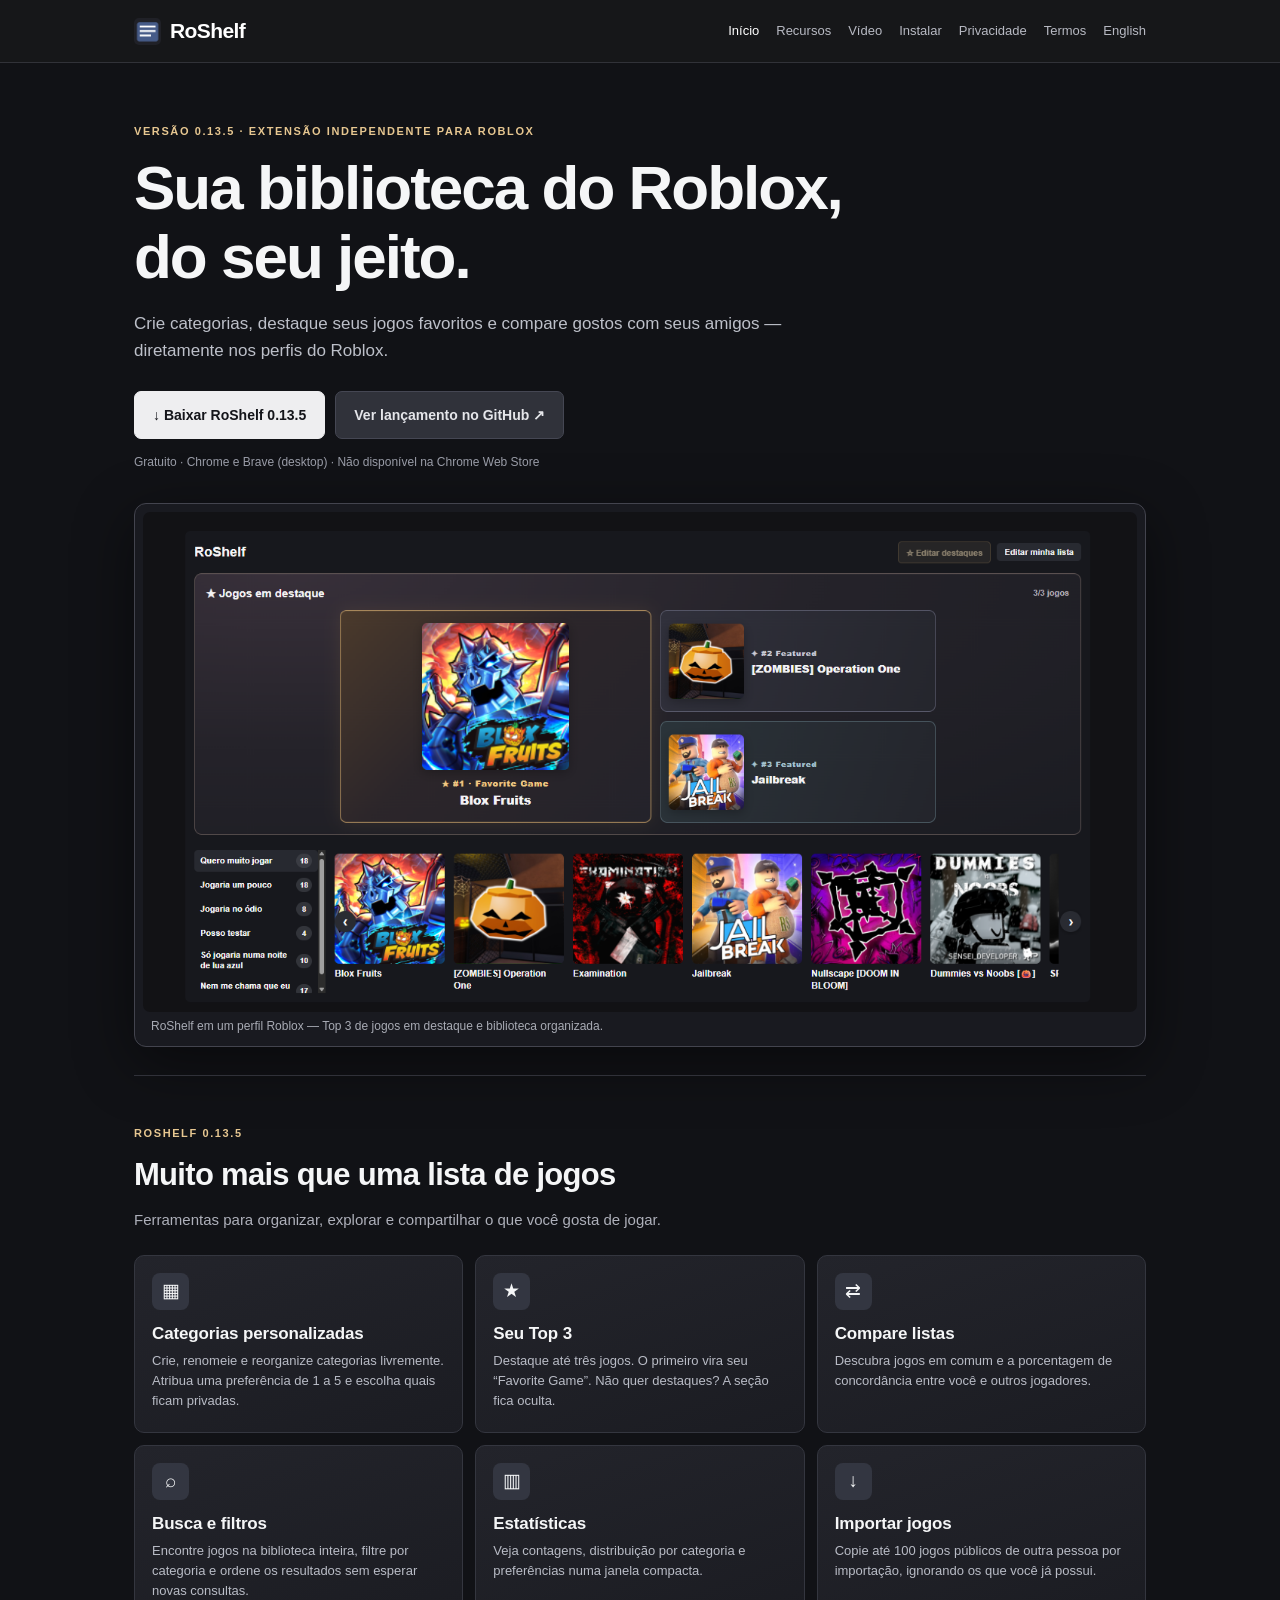
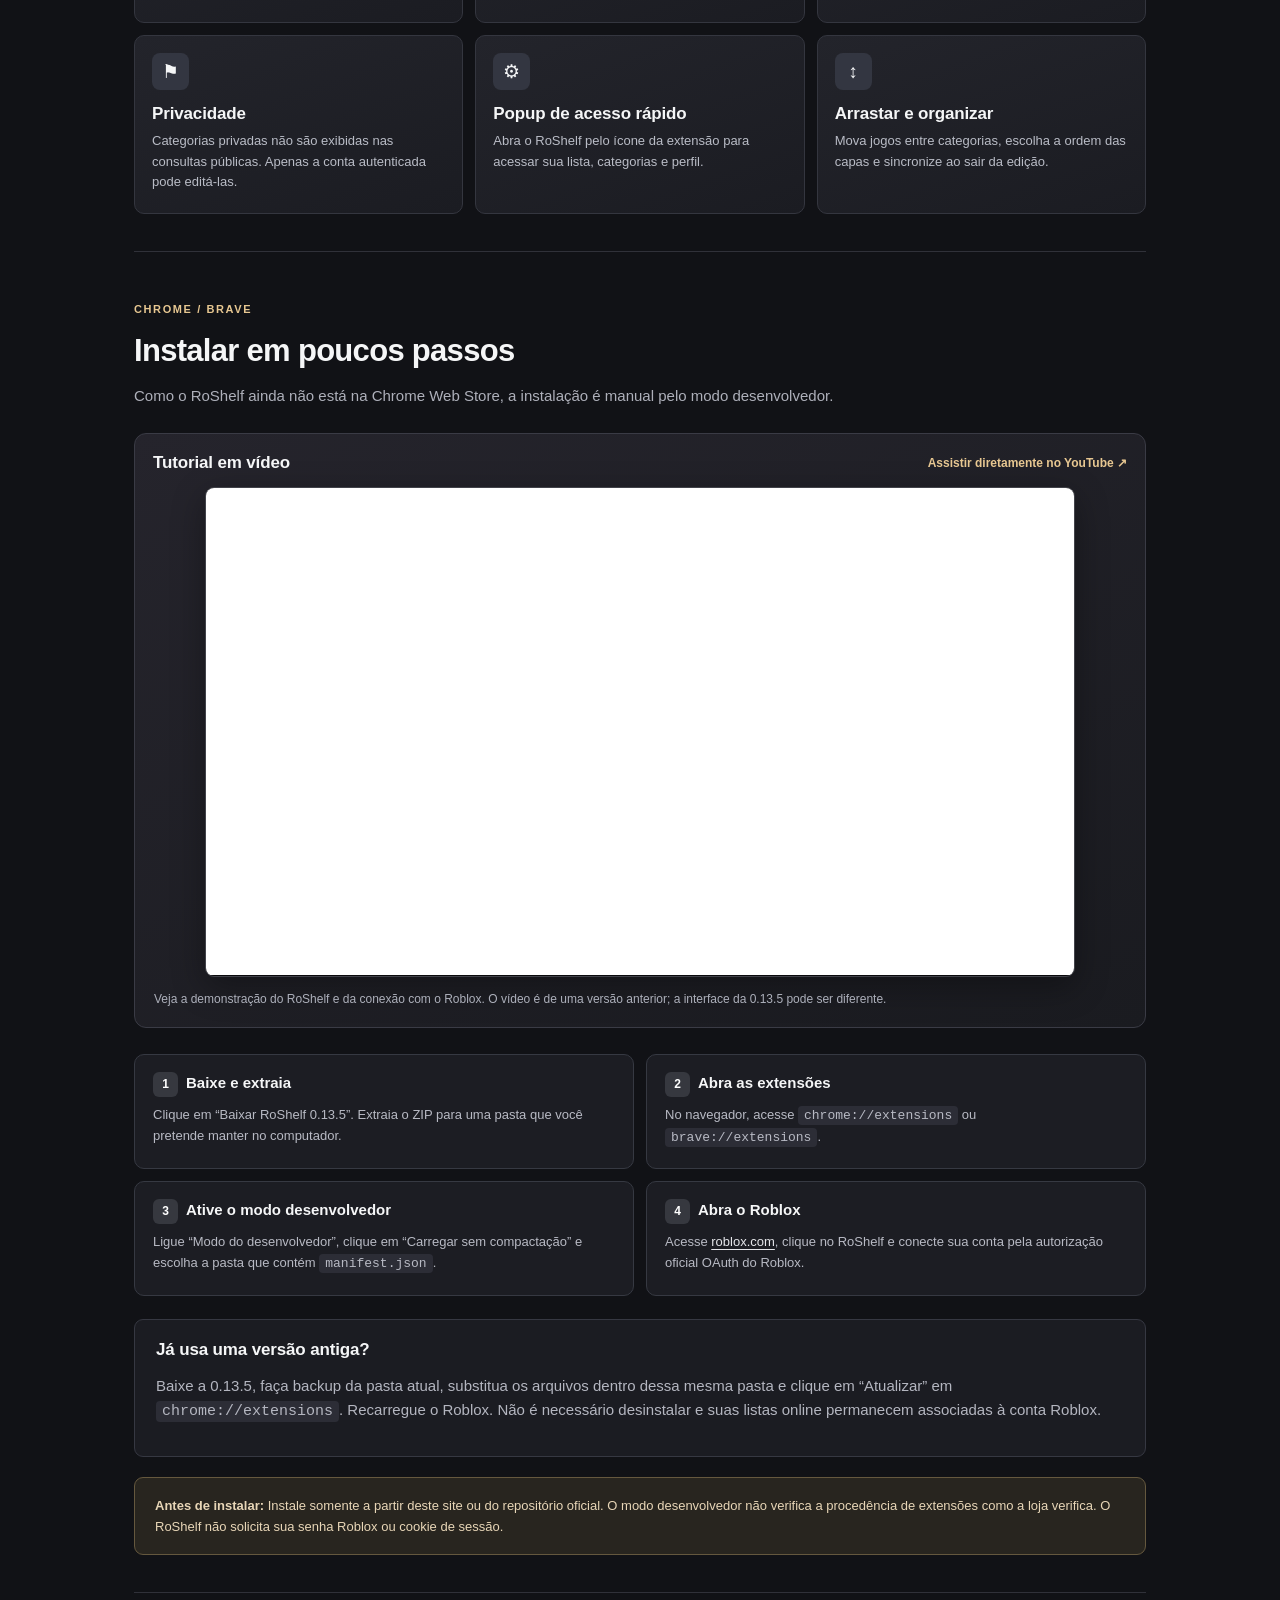
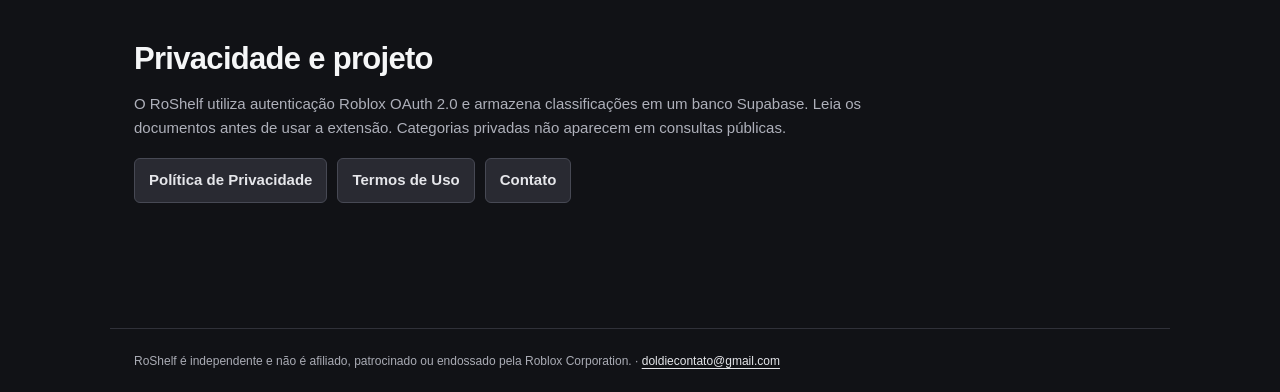
<file: index.html>
<!doctype html>
<html lang="pt-BR">
<head>
  <meta charset="utf-8"><meta name="viewport" content="width=device-width,initial-scale=1">
  <meta name="description" content="RoShelf v0.13.5: categorias personalizadas e privadas, Top 3 favorito, comparação, busca, estatísticas e importação de listas no Roblox.">
  <meta name="theme-color" content="#111216">
  <link rel="icon" type="image/png" href="assets/icon128.png">
  <link rel="alternate" hreflang="pt-BR" href="index.html">
  <link rel="alternate" hreflang="en" href="index-en.html">
  <link rel="stylesheet" href="style.css"><title>RoShelf v0.13.5 | Organize e compartilhe jogos Roblox</title>
</head>
<body>
<header><div><a class="brand" href="index.html"><img src="assets/icon128.png" alt="">RoShelf</a>
<nav aria-label="Navigation"><a class="current" href="index.html">Início</a><a href="#features">Recursos</a><a href="#video">Vídeo</a><a href="#install">Instalar</a><a href="privacidade.html">Privacidade</a><a href="termos.html">Termos</a><a href="index-en.html">English</a></nav></div></header>
<main>
<section class="hero"><p class="eyebrow">VERSÃO 0.13.5 · EXTENSÃO INDEPENDENTE PARA ROBLOX</p><h1>Sua biblioteca do Roblox, do seu jeito.</h1><p class="lead">Crie categorias, destaque seus jogos favoritos e compare gostos com seus amigos — diretamente nos perfis do Roblox.</p>
<div class="actions"><a class="action primary" href="downloads/RoShelf-v0.13.5.zip" download>↓ Baixar RoShelf 0.13.5</a><a class="action" href="https://github.com/Doudks/roshelf/releases/tag/v0.13.5" target="_blank" rel="noopener noreferrer">Ver lançamento no GitHub ↗</a></div>
<p class="hero-note">Gratuito · Chrome e Brave (desktop) · Não disponível na Chrome Web Store</p>
<figure class="hero-preview"><img src="assets/roshelf-profile.png" width="1318" height="663" alt="RoShelf game library and Top 3 featured games on Roblox" loading="eager"><figcaption class="preview-caption">RoShelf em um perfil Roblox — Top 3 de jogos em destaque e biblioteca organizada.</figcaption></figure></section>
<section class="block" id="features"><p class="eyebrow">RoShelf 0.13.5</p><h2>Muito mais que uma lista de jogos</h2><p class="sectionlead">Ferramentas para organizar, explorar e compartilhar o que você gosta de jogar.</p><div class="feature-grid"><article class="feature"><div class="feature-icon" aria-hidden="true">▦</div><h3>Categorias personalizadas</h3><p>Crie, renomeie e reorganize categorias livremente. Atribua uma preferência de 1 a 5 e escolha quais ficam privadas.</p></article>
<article class="feature"><div class="feature-icon" aria-hidden="true">★</div><h3>Seu Top 3</h3><p>Destaque até três jogos. O primeiro vira seu “Favorite Game”. Não quer destaques? A seção fica oculta.</p></article>
<article class="feature"><div class="feature-icon" aria-hidden="true">⇄</div><h3>Compare listas</h3><p>Descubra jogos em comum e a porcentagem de concordância entre você e outros jogadores.</p></article>
<article class="feature"><div class="feature-icon" aria-hidden="true">⌕</div><h3>Busca e filtros</h3><p>Encontre jogos na biblioteca inteira, filtre por categoria e ordene os resultados sem esperar novas consultas.</p></article>
<article class="feature"><div class="feature-icon" aria-hidden="true">▥</div><h3>Estatísticas</h3><p>Veja contagens, distribuição por categoria e preferências numa janela compacta.</p></article>
<article class="feature"><div class="feature-icon" aria-hidden="true">↓</div><h3>Importar jogos</h3><p>Copie até 100 jogos públicos de outra pessoa por importação, ignorando os que você já possui.</p></article>
<article class="feature"><div class="feature-icon" aria-hidden="true">⚑</div><h3>Privacidade</h3><p>Categorias privadas não são exibidas nas consultas públicas. Apenas a conta autenticada pode editá-las.</p></article>
<article class="feature"><div class="feature-icon" aria-hidden="true">⚙</div><h3>Popup de acesso rápido</h3><p>Abra o RoShelf pelo ícone da extensão para acessar sua lista, categorias e perfil.</p></article>
<article class="feature"><div class="feature-icon" aria-hidden="true">↕</div><h3>Arrastar e organizar</h3><p>Mova jogos entre categorias, escolha a ordem das capas e sincronize ao sair da edição.</p></article></div></section>
<section class="block" id="install"><p class="eyebrow">Chrome / Brave</p><h2>Instalar em poucos passos</h2><p class="sectionlead">Como o RoShelf ainda não está na Chrome Web Store, a instalação é manual pelo modo desenvolvedor.</p><div class="tutorial-video" id="video">
  <div class="tutorial-video-head"><h3>Tutorial em vídeo</h3><a href="https://youtu.be/RAcdQBj_NQk" target="_blank" rel="noopener noreferrer">Assistir diretamente no YouTube ↗</a></div>
  <div class="video-frame"><iframe src="https://www.youtube-nocookie.com/embed/RAcdQBj_NQk" title="Vídeo tutorial e demonstração do RoShelf no YouTube" loading="lazy" referrerpolicy="strict-origin-when-cross-origin" allow="accelerometer; autoplay; clipboard-write; encrypted-media; gyroscope; picture-in-picture; web-share" allowfullscreen></iframe></div>
  <p class="video-caption">Veja a demonstração do RoShelf e da conexão com o Roblox. O vídeo é de uma versão anterior; a interface da 0.13.5 pode ser diferente.</p>
</div><ol class="step-list"><li><strong><span class="step-number">1</span>Baixe e extraia</strong><p>Clique em “Baixar RoShelf 0.13.5”. Extraia o ZIP para uma pasta que você pretende manter no computador.</p></li>
<li><strong><span class="step-number">2</span>Abra as extensões</strong><p>No navegador, acesse <code>chrome://extensions</code> ou <code>brave://extensions</code>.</p></li>
<li><strong><span class="step-number">3</span>Ative o modo desenvolvedor</strong><p>Ligue “Modo do desenvolvedor”, clique em “Carregar sem compactação” e escolha a pasta que contém <code>manifest.json</code>.</p></li>
<li><strong><span class="step-number">4</span>Abra o Roblox</strong><p>Acesse <a href="https://www.roblox.com/" rel="noopener noreferrer" target="_blank">roblox.com</a>, clique no RoShelf e conecte sua conta pela autorização oficial OAuth do Roblox.</p></li></ol>
<div class="panel"><h3>Já usa uma versão antiga?</h3><p class="muted">Baixe a 0.13.5, faça backup da pasta atual, substitua os arquivos dentro dessa mesma pasta e clique em “Atualizar” em <code>chrome://extensions</code>. Recarregue o Roblox. Não é necessário desinstalar e suas listas online permanecem associadas à conta Roblox.</p></div>
<div class="callout"><strong>Antes de instalar:</strong> Instale somente a partir deste site ou do repositório oficial. O modo desenvolvedor não verifica a procedência de extensões como a loja verifica. O RoShelf não solicita sua senha Roblox ou cookie de sessão.</div></section>
<section class="block"><h2>Privacidade e projeto</h2><p class="sectionlead">O RoShelf utiliza autenticação Roblox OAuth 2.0 e armazena classificações em um banco Supabase. Leia os documentos antes de usar a extensão. Categorias privadas não aparecem em consultas públicas.</p><div class="links"><a href="privacidade.html">Política de Privacidade</a><a href="termos.html">Termos de Uso</a><a href="mailto:doldiecontato@gmail.com">Contato</a></div></section>
</main><footer>RoShelf é independente e não é afiliado, patrocinado ou endossado pela Roblox Corporation. · <a href="mailto:doldiecontato@gmail.com">doldiecontato@gmail.com</a></footer>
</body></html>
</file>
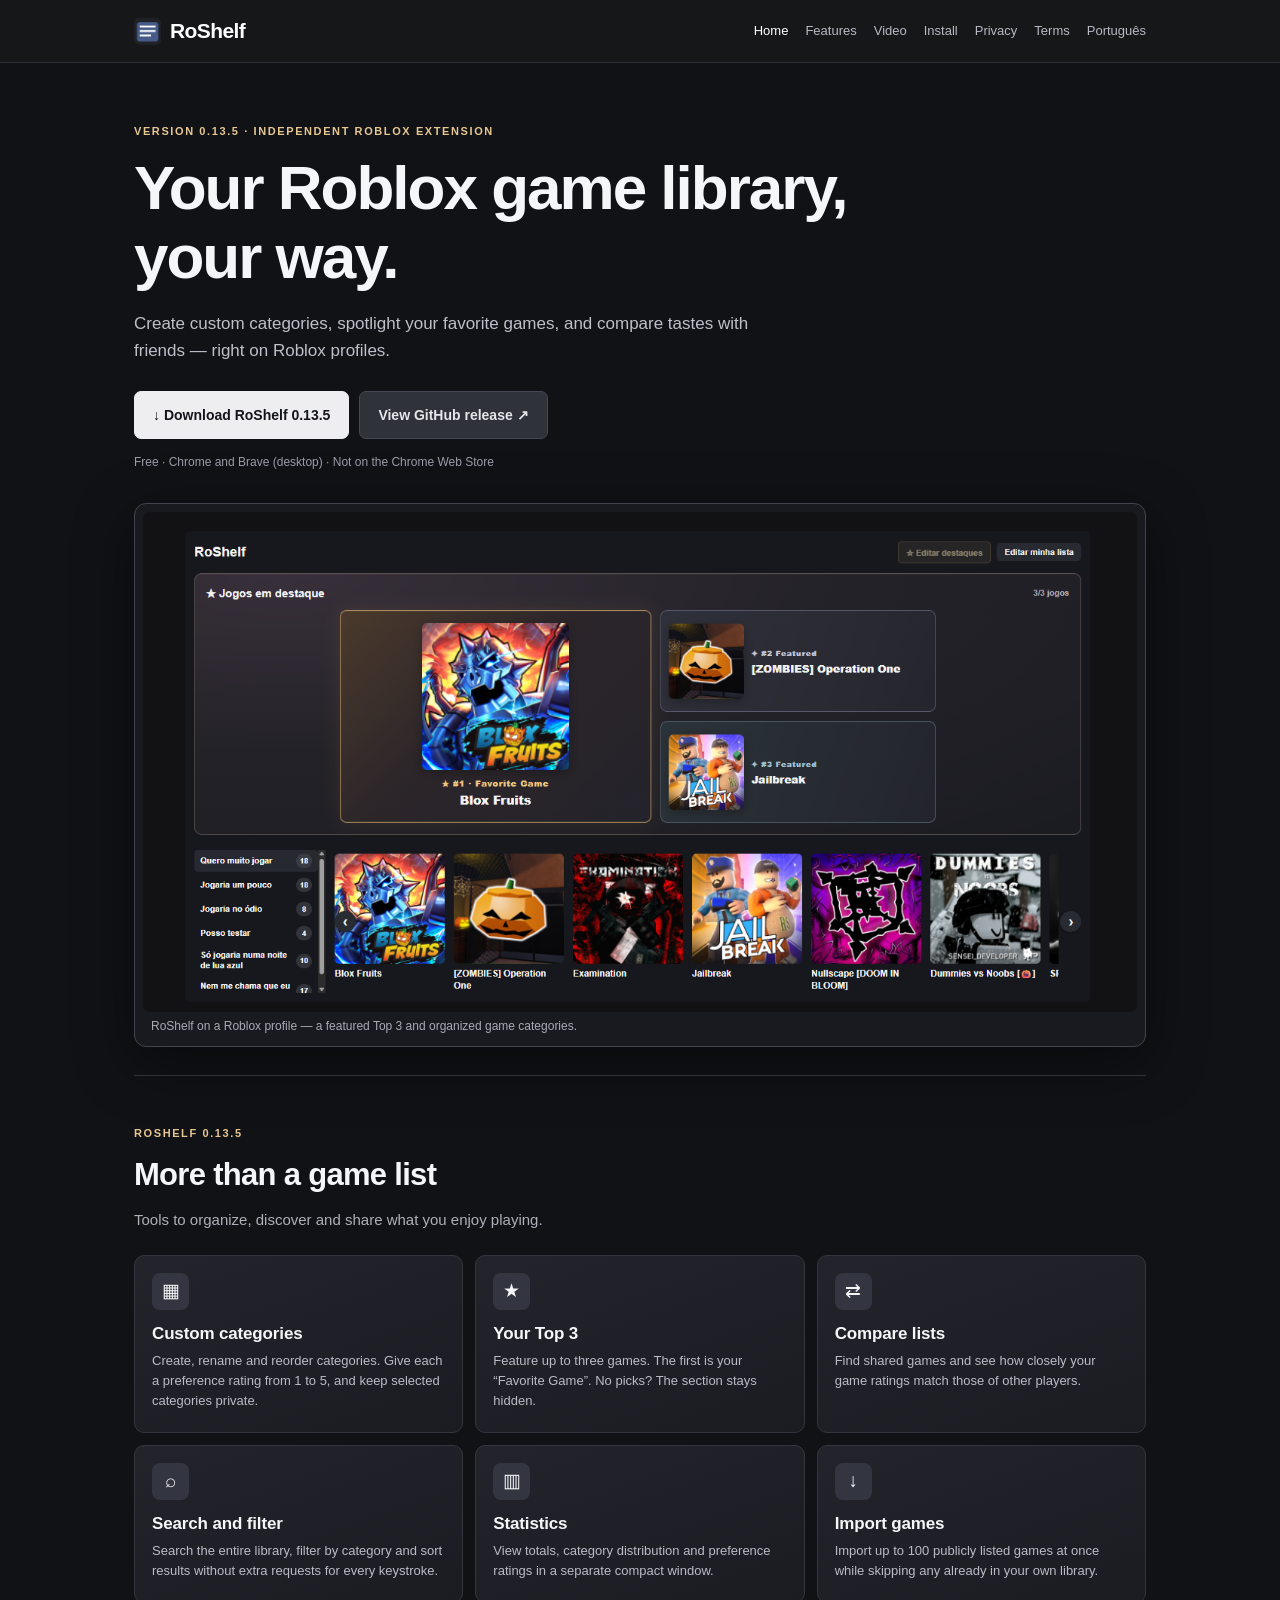
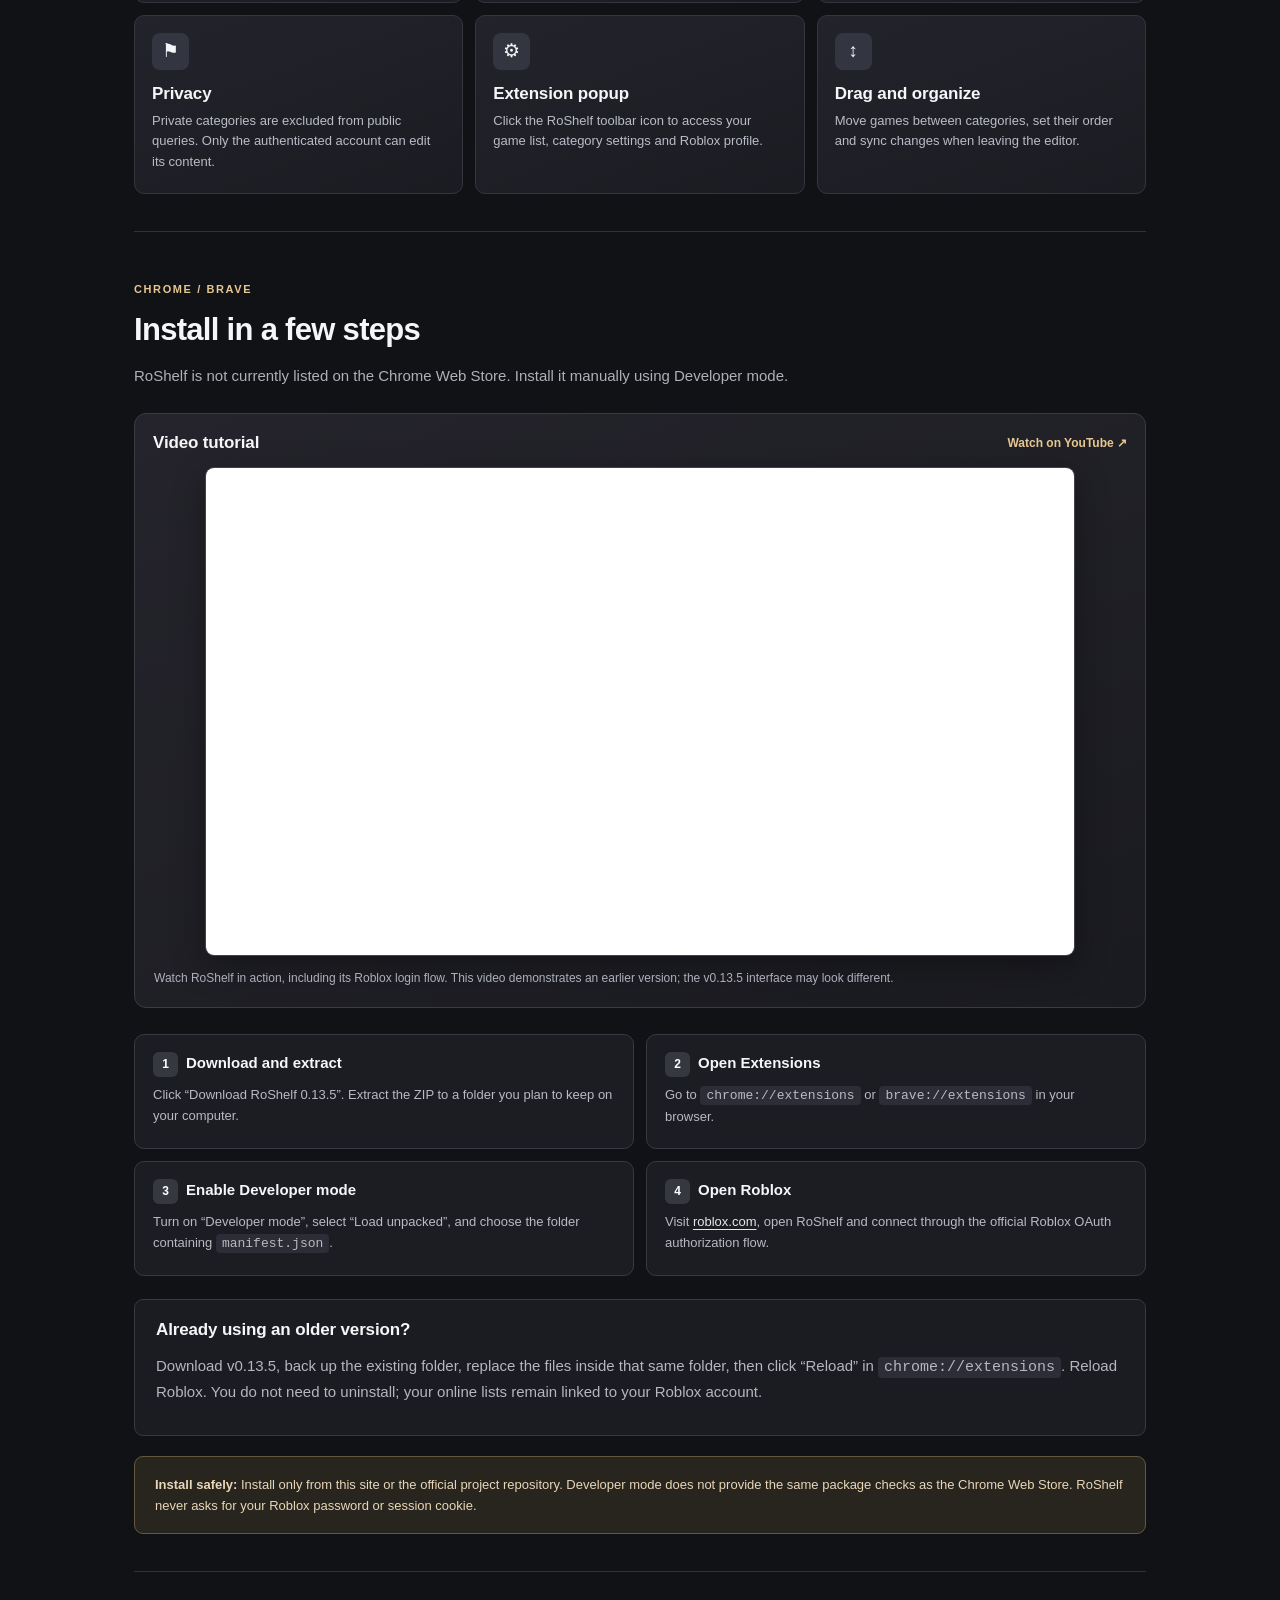
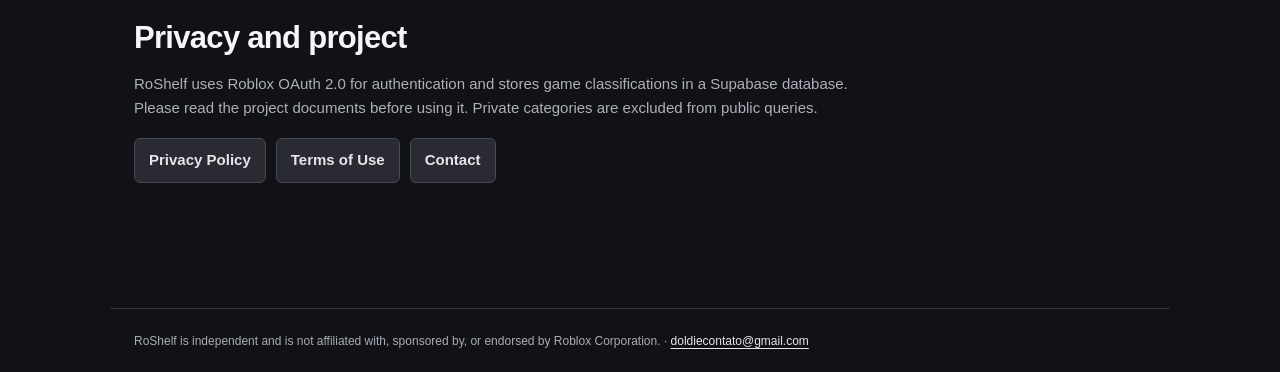
<file: index-en.html>
<!doctype html>
<html lang="en">
<head>
  <meta charset="utf-8"><meta name="viewport" content="width=device-width,initial-scale=1">
  <meta name="description" content="RoShelf v0.13.5: custom and private categories, favorite Top 3, list comparison, search, statistics, and game import for Roblox.">
  <meta name="theme-color" content="#111216">
  <link rel="icon" type="image/png" href="assets/icon128.png">
  <link rel="alternate" hreflang="pt-BR" href="index.html">
  <link rel="alternate" hreflang="en" href="index-en.html">
  <link rel="stylesheet" href="style.css"><title>RoShelf v0.13.5 | Organize and share Roblox games</title>
</head>
<body>
<header><div><a class="brand" href="index-en.html"><img src="assets/icon128.png" alt="">RoShelf</a>
<nav aria-label="Navigation"><a class="current" href="index-en.html">Home</a><a href="#features">Features</a><a href="#video">Video</a><a href="#install">Install</a><a href="privacy.html">Privacy</a><a href="terms.html">Terms</a><a href="index.html">Português</a></nav></div></header>
<main>
<section class="hero"><p class="eyebrow">VERSION 0.13.5 · INDEPENDENT ROBLOX EXTENSION</p><h1>Your Roblox game library, your way.</h1><p class="lead">Create custom categories, spotlight your favorite games, and compare tastes with friends — right on Roblox profiles.</p>
<div class="actions"><a class="action primary" href="downloads/RoShelf-v0.13.5.zip" download>↓ Download RoShelf 0.13.5</a><a class="action" href="https://github.com/Doudks/roshelf/releases/tag/v0.13.5" target="_blank" rel="noopener noreferrer">View GitHub release ↗</a></div>
<p class="hero-note">Free · Chrome and Brave (desktop) · Not on the Chrome Web Store</p>
<figure class="hero-preview"><img src="assets/roshelf-profile.png" width="1318" height="663" alt="RoShelf game library and Top 3 featured games on Roblox" loading="eager"><figcaption class="preview-caption">RoShelf on a Roblox profile — a featured Top 3 and organized game categories.</figcaption></figure></section>
<section class="block" id="features"><p class="eyebrow">RoShelf 0.13.5</p><h2>More than a game list</h2><p class="sectionlead">Tools to organize, discover and share what you enjoy playing.</p><div class="feature-grid"><article class="feature"><div class="feature-icon" aria-hidden="true">▦</div><h3>Custom categories</h3><p>Create, rename and reorder categories. Give each a preference rating from 1 to 5, and keep selected categories private.</p></article>
<article class="feature"><div class="feature-icon" aria-hidden="true">★</div><h3>Your Top 3</h3><p>Feature up to three games. The first is your “Favorite Game”. No picks? The section stays hidden.</p></article>
<article class="feature"><div class="feature-icon" aria-hidden="true">⇄</div><h3>Compare lists</h3><p>Find shared games and see how closely your game ratings match those of other players.</p></article>
<article class="feature"><div class="feature-icon" aria-hidden="true">⌕</div><h3>Search and filter</h3><p>Search the entire library, filter by category and sort results without extra requests for every keystroke.</p></article>
<article class="feature"><div class="feature-icon" aria-hidden="true">▥</div><h3>Statistics</h3><p>View totals, category distribution and preference ratings in a separate compact window.</p></article>
<article class="feature"><div class="feature-icon" aria-hidden="true">↓</div><h3>Import games</h3><p>Import up to 100 publicly listed games at once while skipping any already in your own library.</p></article>
<article class="feature"><div class="feature-icon" aria-hidden="true">⚑</div><h3>Privacy</h3><p>Private categories are excluded from public queries. Only the authenticated account can edit its content.</p></article>
<article class="feature"><div class="feature-icon" aria-hidden="true">⚙</div><h3>Extension popup</h3><p>Click the RoShelf toolbar icon to access your game list, category settings and Roblox profile.</p></article>
<article class="feature"><div class="feature-icon" aria-hidden="true">↕</div><h3>Drag and organize</h3><p>Move games between categories, set their order and sync changes when leaving the editor.</p></article></div></section>
<section class="block" id="install"><p class="eyebrow">Chrome / Brave</p><h2>Install in a few steps</h2><p class="sectionlead">RoShelf is not currently listed on the Chrome Web Store. Install it manually using Developer mode.</p><div class="tutorial-video" id="video">
  <div class="tutorial-video-head"><h3>Video tutorial</h3><a href="https://youtu.be/RAcdQBj_NQk" target="_blank" rel="noopener noreferrer">Watch on YouTube ↗</a></div>
  <div class="video-frame"><iframe src="https://www.youtube-nocookie.com/embed/RAcdQBj_NQk" title="RoShelf YouTube tutorial and demo video" loading="lazy" referrerpolicy="strict-origin-when-cross-origin" allow="accelerometer; autoplay; clipboard-write; encrypted-media; gyroscope; picture-in-picture; web-share" allowfullscreen></iframe></div>
  <p class="video-caption">Watch RoShelf in action, including its Roblox login flow. This video demonstrates an earlier version; the v0.13.5 interface may look different.</p>
</div><ol class="step-list"><li><strong><span class="step-number">1</span>Download and extract</strong><p>Click “Download RoShelf 0.13.5”. Extract the ZIP to a folder you plan to keep on your computer.</p></li>
<li><strong><span class="step-number">2</span>Open Extensions</strong><p>Go to <code>chrome://extensions</code> or <code>brave://extensions</code> in your browser.</p></li>
<li><strong><span class="step-number">3</span>Enable Developer mode</strong><p>Turn on “Developer mode”, select “Load unpacked”, and choose the folder containing <code>manifest.json</code>.</p></li>
<li><strong><span class="step-number">4</span>Open Roblox</strong><p>Visit <a href="https://www.roblox.com/" rel="noopener noreferrer" target="_blank">roblox.com</a>, open RoShelf and connect through the official Roblox OAuth authorization flow.</p></li></ol>
<div class="panel"><h3>Already using an older version?</h3><p class="muted">Download v0.13.5, back up the existing folder, replace the files inside that same folder, then click “Reload” in <code>chrome://extensions</code>. Reload Roblox. You do not need to uninstall; your online lists remain linked to your Roblox account.</p></div>
<div class="callout"><strong>Install safely:</strong> Install only from this site or the official project repository. Developer mode does not provide the same package checks as the Chrome Web Store. RoShelf never asks for your Roblox password or session cookie.</div></section>
<section class="block"><h2>Privacy and project</h2><p class="sectionlead">RoShelf uses Roblox OAuth 2.0 for authentication and stores game classifications in a Supabase database. Please read the project documents before using it. Private categories are excluded from public queries.</p><div class="links"><a href="privacy.html">Privacy Policy</a><a href="terms.html">Terms of Use</a><a href="mailto:doldiecontato@gmail.com">Contact</a></div></section>
</main><footer>RoShelf is independent and is not affiliated with, sponsored by, or endorsed by Roblox Corporation. · <a href="mailto:doldiecontato@gmail.com">doldiecontato@gmail.com</a></footer>
</body></html>
</file>
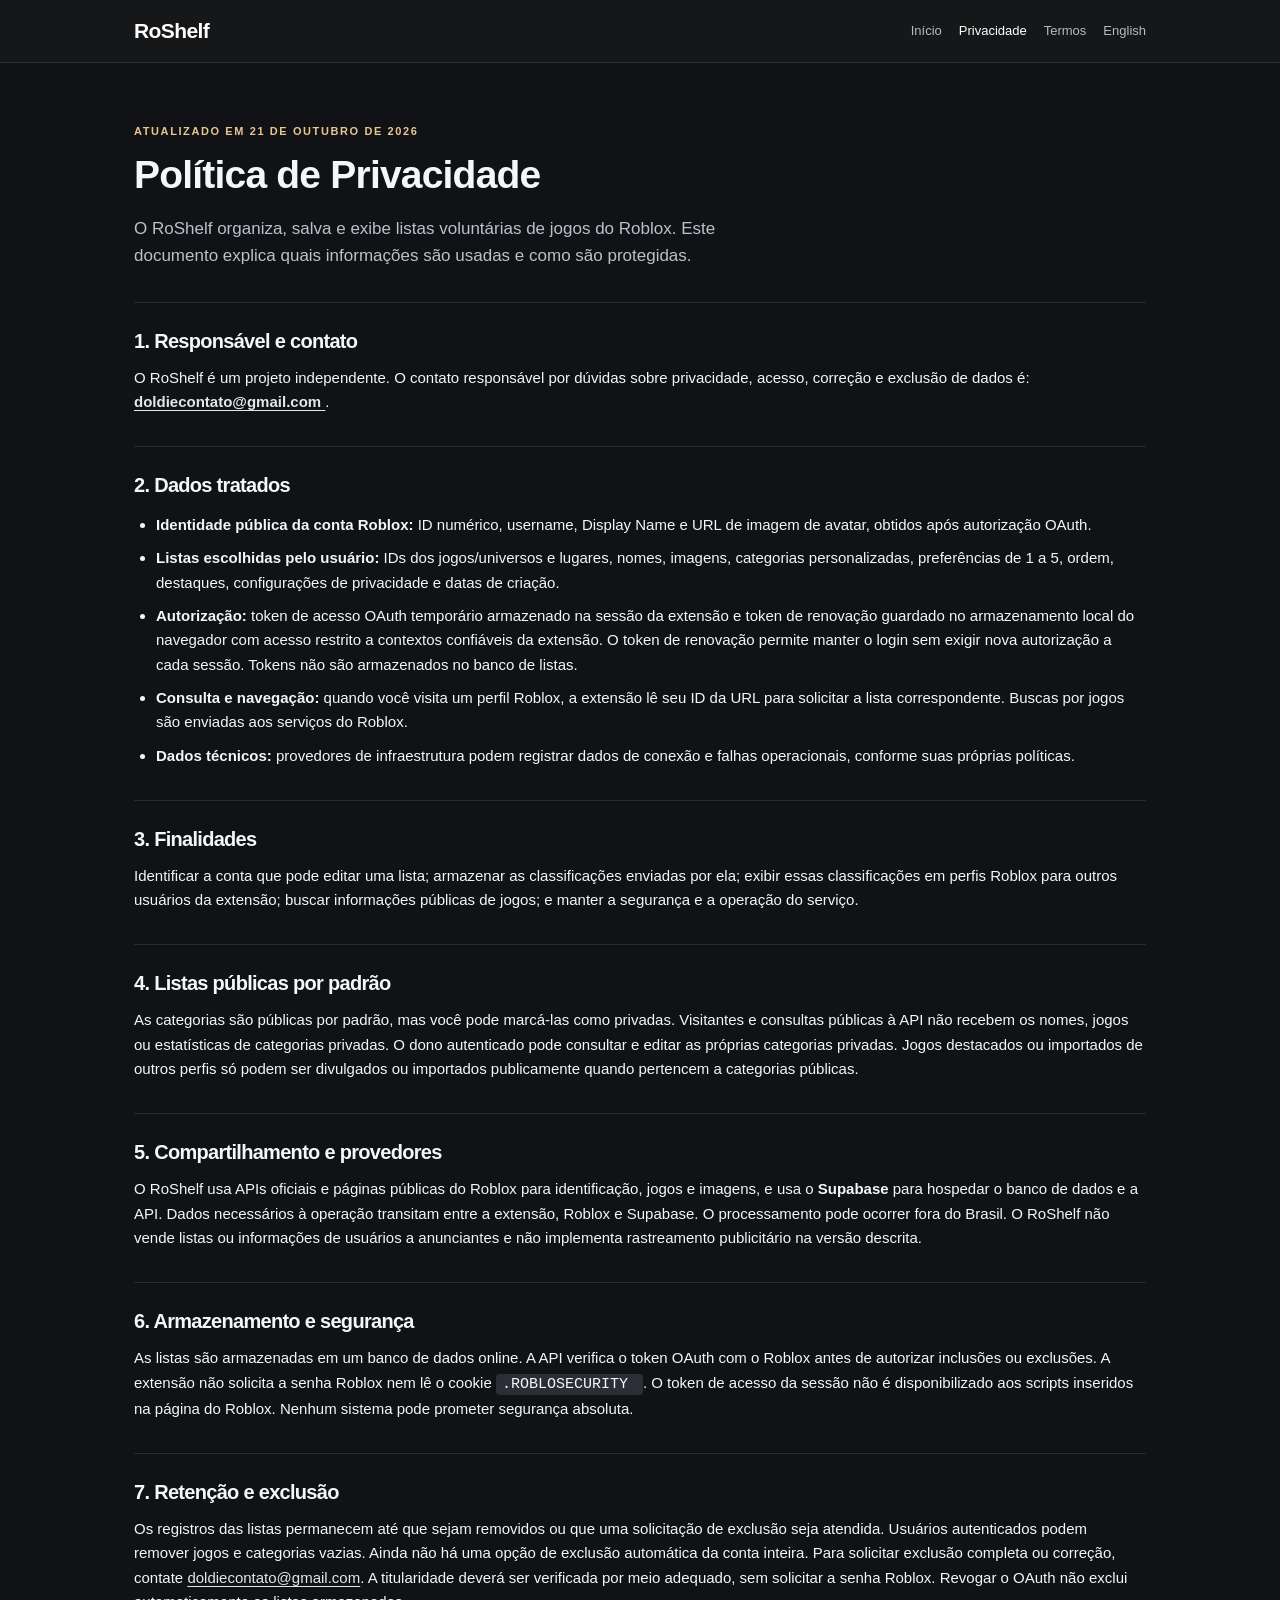
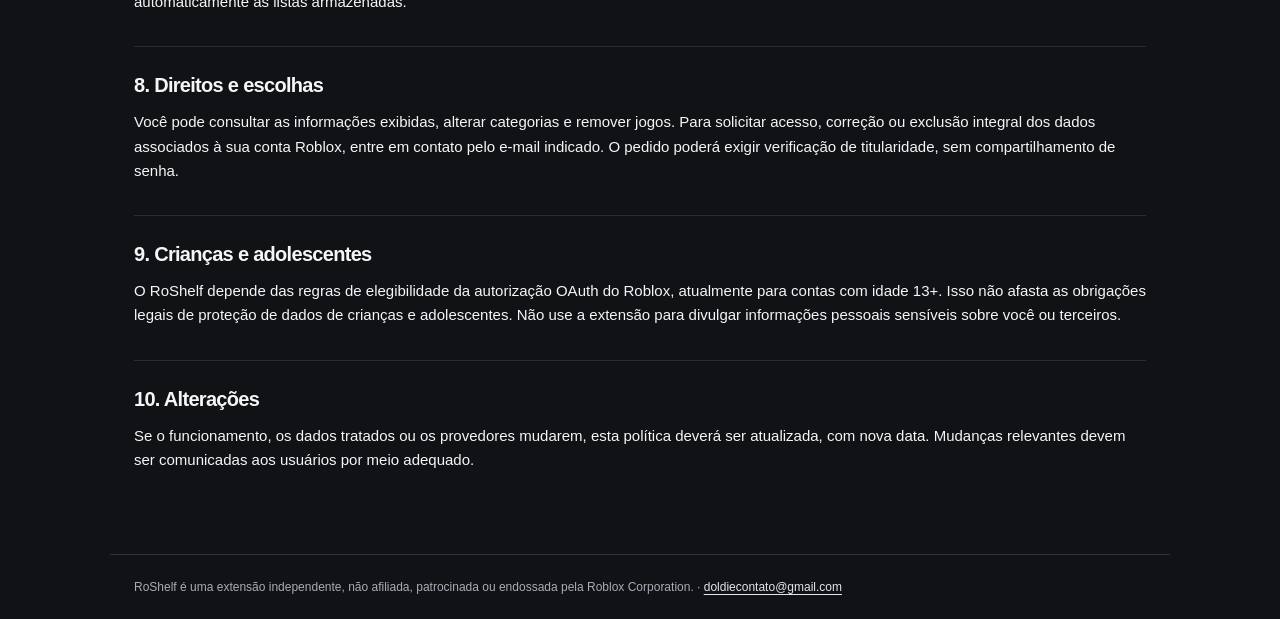
<file: privacidade.html>
<!DOCTYPE html>

<html lang="pt-BR">
<head>
<meta charset="utf-8"/>
<meta content="width=device-width,initial-scale=1" name="viewport"/>
<meta content="index,follow" name="robots"/>
<title>
   Política de Privacidade | RoShelf
  </title>
<meta content="Política de Privacidade do RoShelf, extensão independente de listas de jogos Roblox." name="description"/>
<link href="style.css" rel="stylesheet"/>
</head>
<body>
<header>
<div>
<a class="brand" href="index.html">
     RoShelf
    </a>
<nav aria-label="Navegação">
<a href="index.html">
      Início
     </a>
<a class="current" href="privacidade.html">
      Privacidade
     </a>
<a href="termos.html">
      Termos
     </a>
<a href="index-en.html">
      English
     </a>
</nav>
</div>
</header>
<main>
<p class="eyebrow">Atualizado em 21 de outubro de 2026</p>
<h1>
    Política de Privacidade
   </h1>
<p class="lead">
    O RoShelf organiza, salva e exibe listas voluntárias de jogos do Roblox. Este documento explica quais informações são usadas e como são protegidas.
   </p>
<h2>
    1. Responsável e contato
   </h2>
<p>
    O RoShelf é um projeto independente. O contato responsável por dúvidas sobre privacidade, acesso, correção e exclusão de dados é:
    <strong>
<a href="mailto:doldiecontato@gmail.com">
      doldiecontato@gmail.com
     </a>
</strong>
    .
   </p>
<h2>
    2. Dados tratados
   </h2>
<ul>
<li>
<strong>
      Identidade pública da conta Roblox:
     </strong>
     ID numérico, username, Display Name e URL de imagem de avatar, obtidos após autorização OAuth.
    </li>
<li><strong>Listas escolhidas pelo usuário:</strong> IDs dos jogos/universos e lugares, nomes, imagens, categorias personalizadas, preferências de 1 a 5, ordem, destaques, configurações de privacidade e datas de criação.</li>
<li><strong>Autorização:</strong> token de acesso OAuth temporário armazenado na sessão da extensão e token de renovação guardado no armazenamento local do navegador com acesso restrito a contextos confiáveis da extensão. O token de renovação permite manter o login sem exigir nova autorização a cada sessão. Tokens não são armazenados no banco de listas.</li>
<li>
<strong>
      Consulta e navegação:
     </strong>
     quando você visita um perfil Roblox, a extensão lê seu ID da URL para solicitar a lista correspondente. Buscas por jogos são enviadas aos serviços do Roblox.
    </li>
<li>
<strong>
      Dados técnicos:
     </strong>
     provedores de infraestrutura podem registrar dados de conexão e falhas operacionais, conforme suas próprias políticas.
    </li>
</ul>
<h2>
    3. Finalidades
   </h2>
<p>
    Identificar a conta que pode editar uma lista; armazenar as classificações enviadas por ela; exibir essas classificações em perfis Roblox para outros usuários da extensão; buscar informações públicas de jogos; e manter a segurança e a operação do serviço.
   </p>
<h2>
    4. Listas públicas por padrão
   </h2>
<p>As categorias são públicas por padrão, mas você pode marcá-las como privadas. Visitantes e consultas públicas à API não recebem os nomes, jogos ou estatísticas de categorias privadas. O dono autenticado pode consultar e editar as próprias categorias privadas. Jogos destacados ou importados de outros perfis só podem ser divulgados ou importados publicamente quando pertencem a categorias públicas.</p>
<h2>
    5. Compartilhamento e provedores
   </h2>
<p>
    O RoShelf usa APIs oficiais e páginas públicas do Roblox para identificação, jogos e imagens, e usa o
    <strong>
     Supabase
    </strong>
    para hospedar o banco de dados e a API. Dados necessários à operação transitam entre a extensão, Roblox e Supabase. O processamento pode ocorrer fora do Brasil. O RoShelf não vende listas ou informações de usuários a anunciantes e não implementa rastreamento publicitário na versão descrita.
   </p>
<h2>
    6. Armazenamento e segurança
   </h2>
<p>
    As listas são armazenadas em um banco de dados online. A API verifica o token OAuth com o Roblox antes de autorizar inclusões ou exclusões. A extensão não solicita a senha Roblox nem lê o cookie
    <code>
     .ROBLOSECURITY
    </code>
    . O token de acesso da sessão não é disponibilizado aos scripts inseridos na página do Roblox. Nenhum sistema pode prometer segurança absoluta.
   </p>
<h2>
    7. Retenção e exclusão
   </h2>
<p>Os registros das listas permanecem até que sejam removidos ou que uma solicitação de exclusão seja atendida. Usuários autenticados podem remover jogos e categorias vazias. Ainda não há uma opção de exclusão automática da conta inteira. Para solicitar exclusão completa ou correção, contate <a href="mailto:doldiecontato@gmail.com">doldiecontato@gmail.com</a>. A titularidade deverá ser verificada por meio adequado, sem solicitar a senha Roblox. Revogar o OAuth não exclui automaticamente as listas armazenadas.</p>
<h2>
    8. Direitos e escolhas
   </h2>
<p>
    Você pode consultar as informações exibidas, alterar categorias e remover jogos. Para solicitar acesso, correção ou exclusão integral dos dados associados à sua conta Roblox, entre em contato pelo e-mail indicado. O pedido poderá exigir verificação de titularidade, sem compartilhamento de senha.
   </p>
<h2>
    9. Crianças e adolescentes
   </h2>
<p>
    O RoShelf depende das regras de elegibilidade da autorização OAuth do Roblox, atualmente para contas com idade 13+. Isso não afasta as obrigações legais de proteção de dados de crianças e adolescentes. Não use a extensão para divulgar informações pessoais sensíveis sobre você ou terceiros.
   </p>
<h2>
    10. Alterações
   </h2>
<p>
    Se o funcionamento, os dados tratados ou os provedores mudarem, esta política deverá ser atualizada, com nova data. Mudanças relevantes devem ser comunicadas aos usuários por meio adequado.
   </p>
</main>
<footer>
   RoShelf é uma extensão independente, não afiliada, patrocinada ou endossada pela Roblox Corporation.
   ·
   <a href="mailto:doldiecontato@gmail.com">
    doldiecontato@gmail.com
   </a>
</footer>
</body>
</html>
</file>
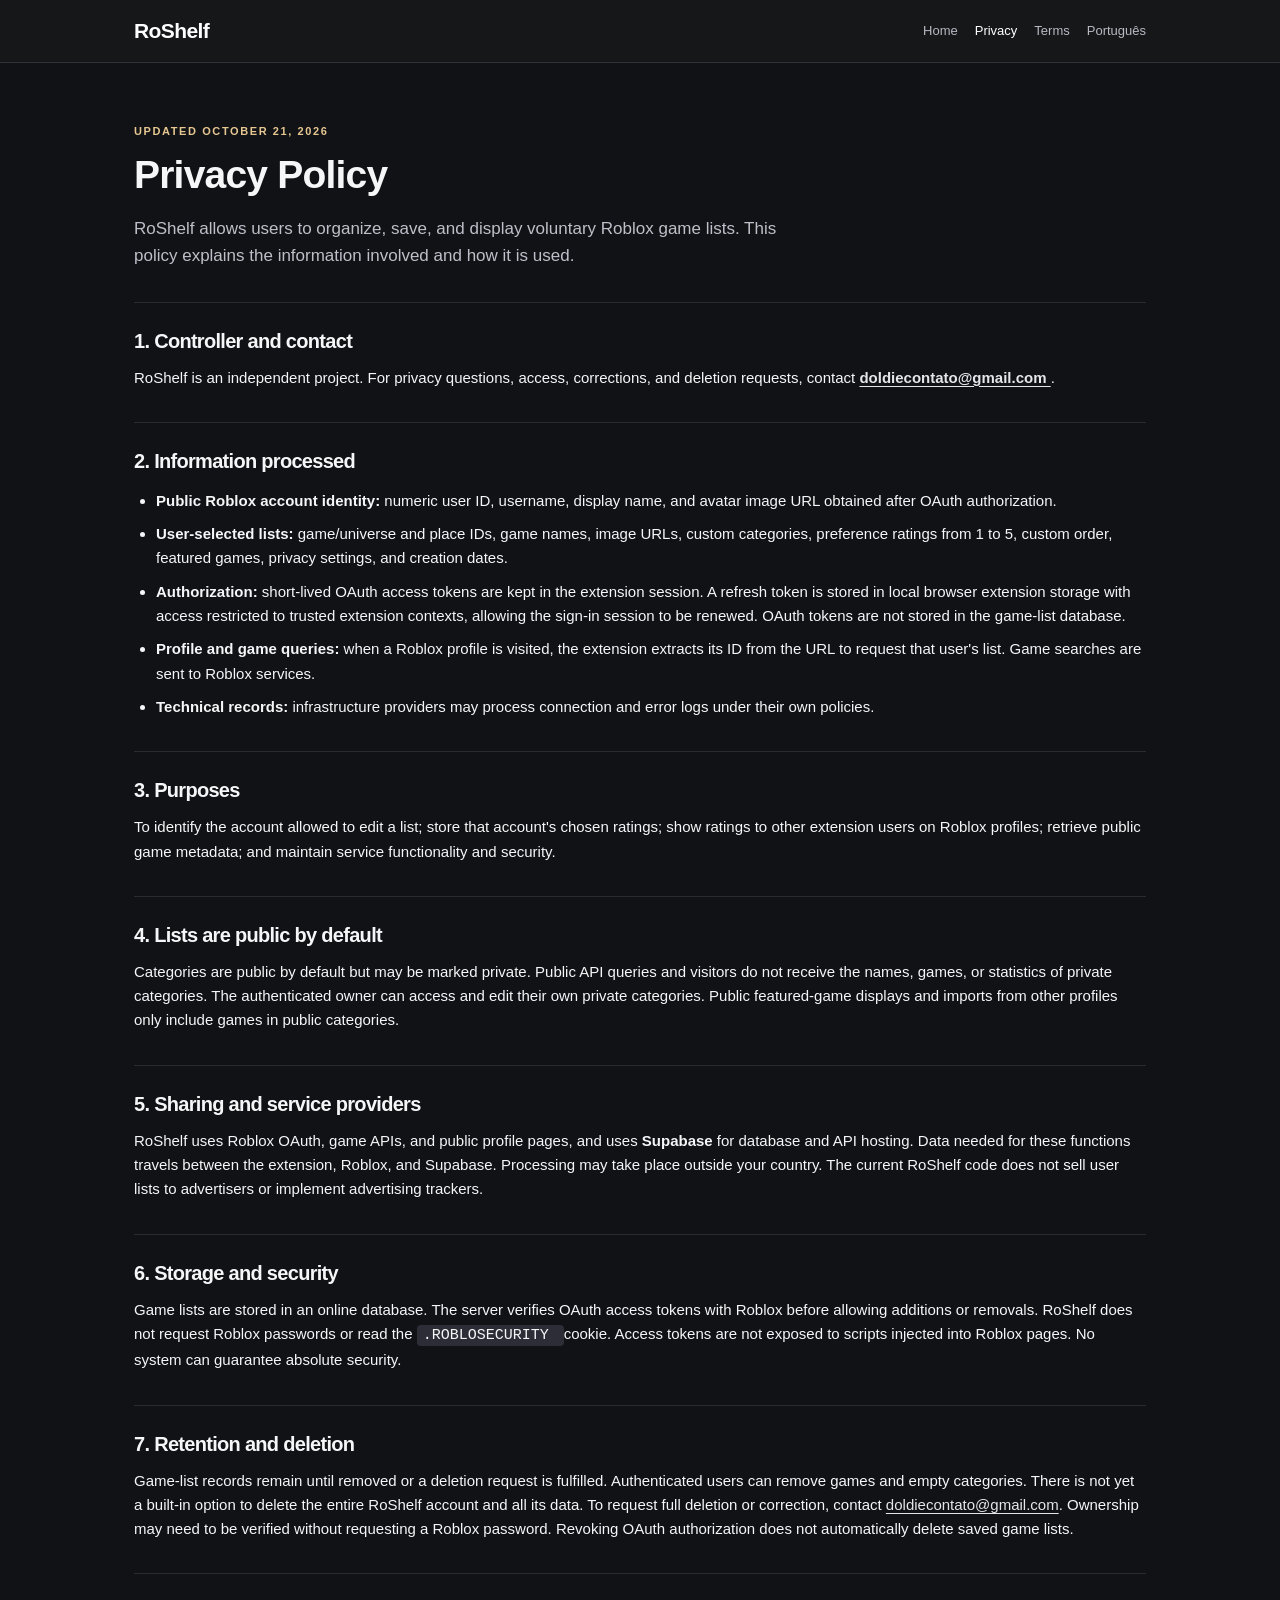
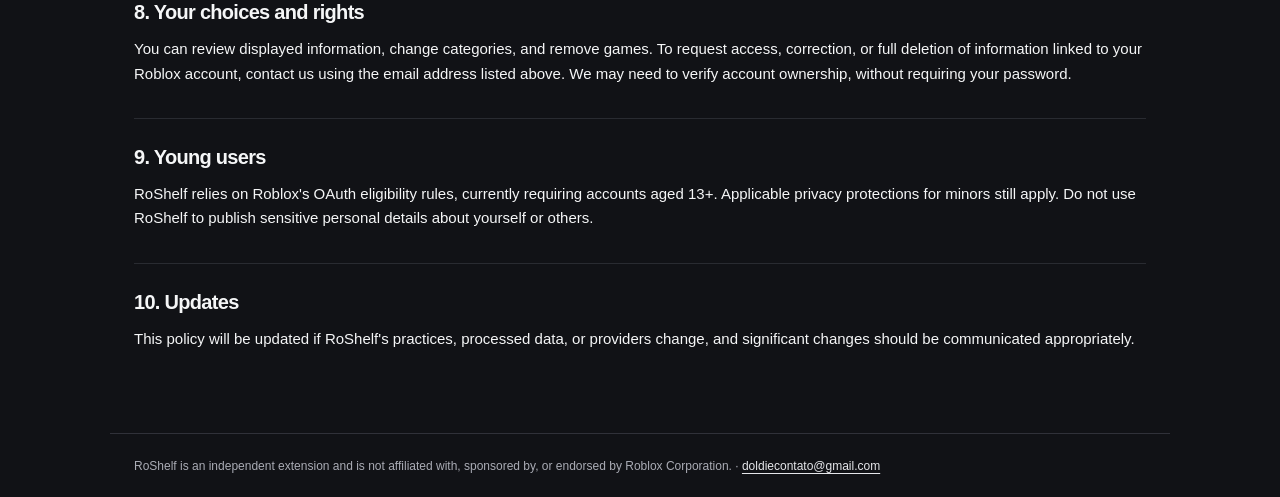
<file: privacy.html>
<!DOCTYPE html>

<html lang="en">
<head>
<meta charset="utf-8"/>
<meta content="width=device-width,initial-scale=1" name="viewport"/>
<meta content="index,follow" name="robots"/>
<title>
   Privacy Policy | RoShelf
  </title>
<meta content="How RoShelf processes Roblox profiles and voluntarily shared game lists." name="description"/>
<link href="style.css" rel="stylesheet"/>
</head>
<body>
<header>
<div>
<a class="brand" href="index-en.html">
     RoShelf
    </a>
<nav aria-label="Navigation">
<a href="index-en.html">
      Home
     </a>
<a class="current" href="privacy.html">
      Privacy
     </a>
<a href="terms.html">
      Terms
     </a>
<a href="index.html">
      Português
     </a>
</nav>
</div>
</header>
<main>
<p class="eyebrow">Updated October 21, 2026</p>
<h1>
    Privacy Policy
   </h1>
<p class="lead">
    RoShelf allows users to organize, save, and display voluntary Roblox game lists. This policy explains the information involved and how it is used.
   </p>
<h2>
    1. Controller and contact
   </h2>
<p>
    RoShelf is an independent project. For privacy questions, access, corrections, and deletion requests, contact
    <strong>
<a href="mailto:doldiecontato@gmail.com">
      doldiecontato@gmail.com
     </a>
</strong>
    .
   </p>
<h2>
    2. Information processed
   </h2>
<ul>
<li>
<strong>
      Public Roblox account identity:
     </strong>
     numeric user ID, username, display name, and avatar image URL obtained after OAuth authorization.
    </li>
<li><strong>User-selected lists:</strong> game/universe and place IDs, game names, image URLs, custom categories, preference ratings from 1 to 5, custom order, featured games, privacy settings, and creation dates.</li>
<li><strong>Authorization:</strong> short-lived OAuth access tokens are kept in the extension session. A refresh token is stored in local browser extension storage with access restricted to trusted extension contexts, allowing the sign-in session to be renewed. OAuth tokens are not stored in the game-list database.</li>
<li>
<strong>
      Profile and game queries:
     </strong>
     when a Roblox profile is visited, the extension extracts its ID from the URL to request that user's list. Game searches are sent to Roblox services.
    </li>
<li>
<strong>
      Technical records:
     </strong>
     infrastructure providers may process connection and error logs under their own policies.
    </li>
</ul>
<h2>
    3. Purposes
   </h2>
<p>
    To identify the account allowed to edit a list; store that account's chosen ratings; show ratings to other extension users on Roblox profiles; retrieve public game metadata; and maintain service functionality and security.
   </p>
<h2>
    4. Lists are public by default
   </h2>
<p>Categories are public by default but may be marked private. Public API queries and visitors do not receive the names, games, or statistics of private categories. The authenticated owner can access and edit their own private categories. Public featured-game displays and imports from other profiles only include games in public categories.</p>
<h2>
    5. Sharing and service providers
   </h2>
<p>
    RoShelf uses Roblox OAuth, game APIs, and public profile pages, and uses
    <strong>
     Supabase
    </strong>
    for database and API hosting. Data needed for these functions travels between the extension, Roblox, and Supabase. Processing may take place outside your country. The current RoShelf code does not sell user lists to advertisers or implement advertising trackers.
   </p>
<h2>
    6. Storage and security
   </h2>
<p>
    Game lists are stored in an online database. The server verifies OAuth access tokens with Roblox before allowing additions or removals. RoShelf does not request Roblox passwords or read the
    <code>
     .ROBLOSECURITY
    </code>
    cookie. Access tokens are not exposed to scripts injected into Roblox pages. No system can guarantee absolute security.
   </p>
<h2>
    7. Retention and deletion
   </h2>
<p>Game-list records remain until removed or a deletion request is fulfilled. Authenticated users can remove games and empty categories. There is not yet a built-in option to delete the entire RoShelf account and all its data. To request full deletion or correction, contact <a href="mailto:doldiecontato@gmail.com">doldiecontato@gmail.com</a>. Ownership may need to be verified without requesting a Roblox password. Revoking OAuth authorization does not automatically delete saved game lists.</p>
<h2>
    8. Your choices and rights
   </h2>
<p>
    You can review displayed information, change categories, and remove games. To request access, correction, or full deletion of information linked to your Roblox account, contact us using the email address listed above. We may need to verify account ownership, without requiring your password.
   </p>
<h2>
    9. Young users
   </h2>
<p>
    RoShelf relies on Roblox's OAuth eligibility rules, currently requiring accounts aged 13+. Applicable privacy protections for minors still apply. Do not use RoShelf to publish sensitive personal details about yourself or others.
   </p>
<h2>
    10. Updates
   </h2>
<p>
    This policy will be updated if RoShelf's practices, processed data, or providers change, and significant changes should be communicated appropriately.
   </p>
</main>
<footer>
   RoShelf is an independent extension and is not affiliated with, sponsored by, or endorsed by Roblox Corporation.
   ·
   <a href="mailto:doldiecontato@gmail.com">
    doldiecontato@gmail.com
   </a>
</footer>
</body>
</html>
</file>
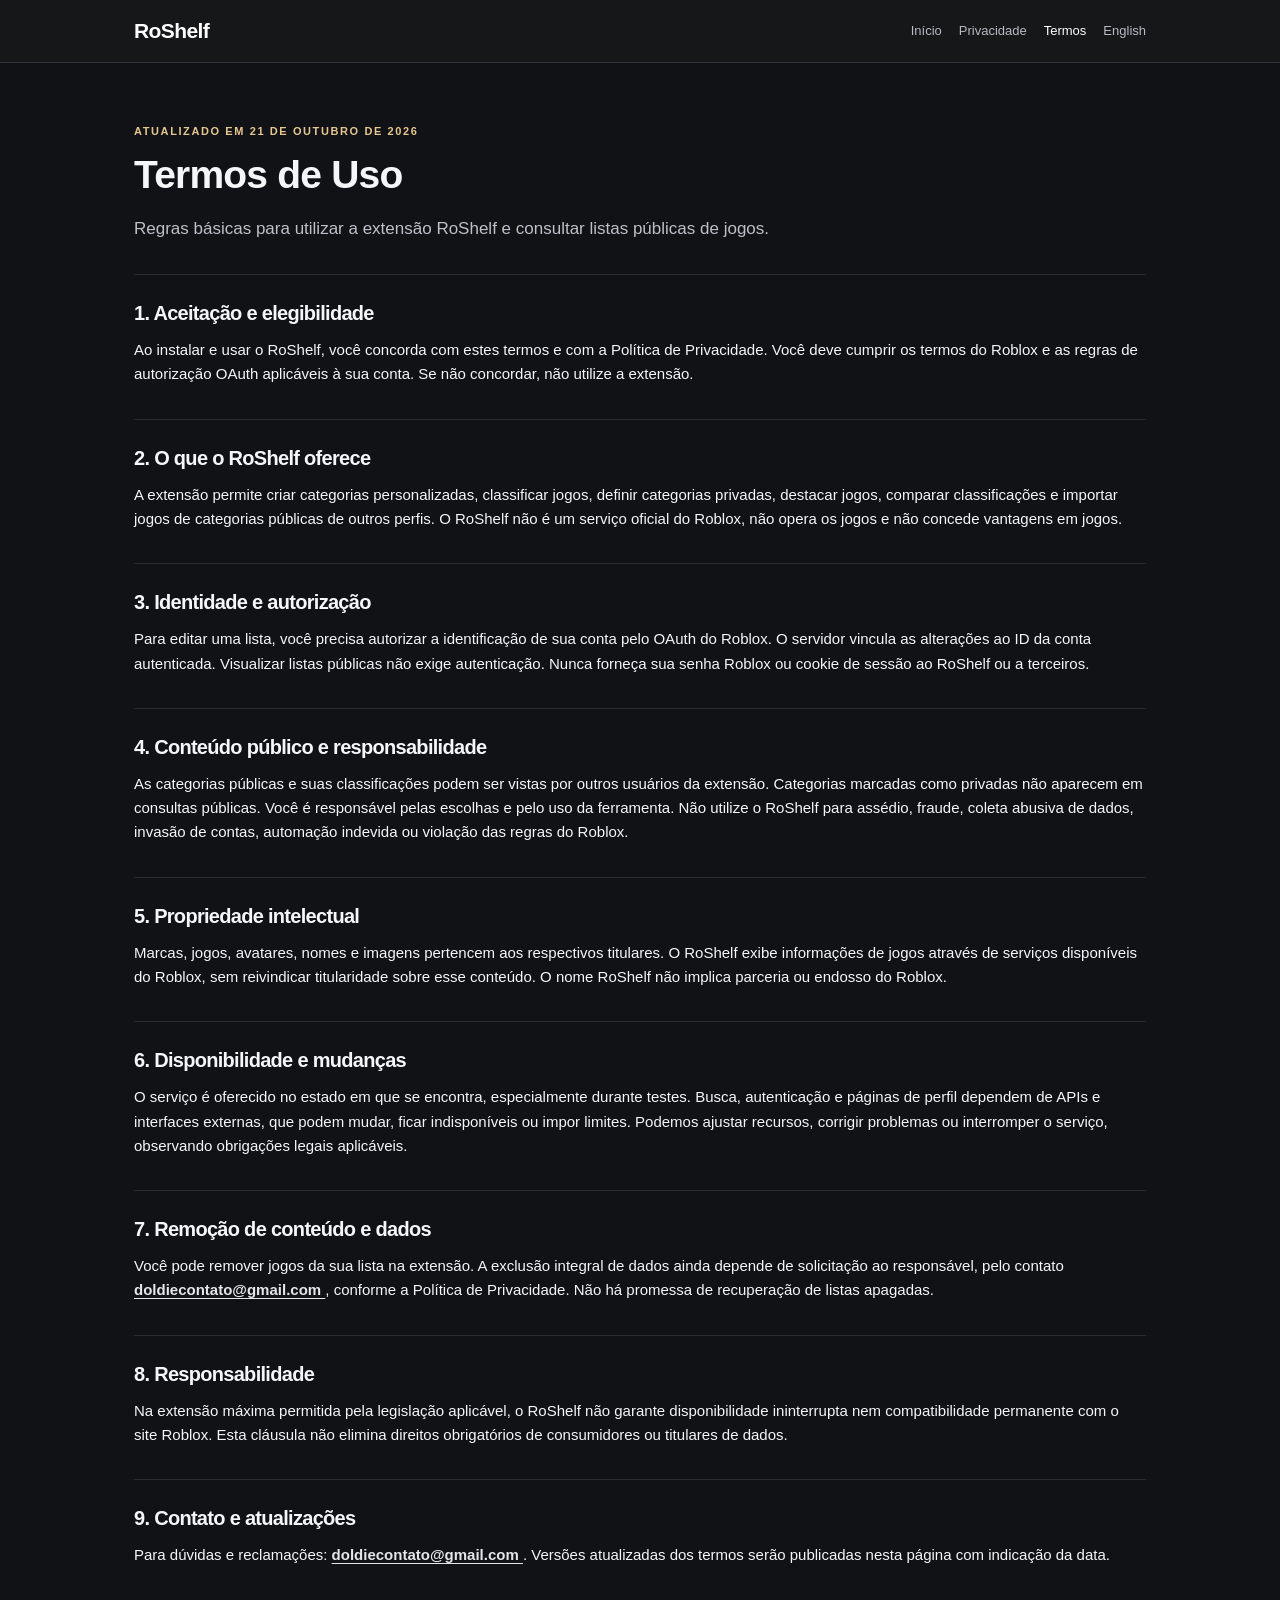
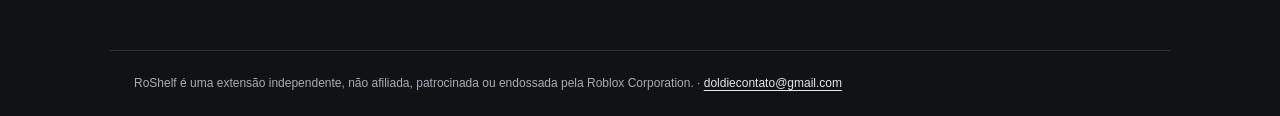
<file: termos.html>
<!DOCTYPE html>

<html lang="pt-BR">
<head>
<meta charset="utf-8"/>
<meta content="width=device-width,initial-scale=1" name="viewport"/>
<meta content="index,follow" name="robots"/>
<title>
   Termos de Uso | RoShelf
  </title>
<meta content="Termos de Uso do RoShelf, extensão independente de listas de jogos Roblox." name="description"/>
<link href="style.css" rel="stylesheet"/>
</head>
<body>
<header>
<div>
<a class="brand" href="index.html">
     RoShelf
    </a>
<nav aria-label="Navegação">
<a href="index.html">
      Início
     </a>
<a href="privacidade.html">
      Privacidade
     </a>
<a class="current" href="termos.html">
      Termos
     </a>
<a href="index-en.html">
      English
     </a>
</nav>
</div>
</header>
<main>
<p class="eyebrow">Atualizado em 21 de outubro de 2026</p>
<h1>
    Termos de Uso
   </h1>
<p class="lead">
    Regras básicas para utilizar a extensão RoShelf e consultar listas públicas de jogos.
   </p>
<h2>
    1. Aceitação e elegibilidade
   </h2>
<p>
    Ao instalar e usar o RoShelf, você concorda com estes termos e com a Política de Privacidade. Você deve cumprir os termos do Roblox e as regras de autorização OAuth aplicáveis à sua conta. Se não concordar, não utilize a extensão.
   </p>
<h2>
    2. O que o RoShelf oferece
   </h2>
<p>A extensão permite criar categorias personalizadas, classificar jogos, definir categorias privadas, destacar jogos, comparar classificações e importar jogos de categorias públicas de outros perfis. O RoShelf não é um serviço oficial do Roblox, não opera os jogos e não concede vantagens em jogos.</p>
<h2>
    3. Identidade e autorização
   </h2>
<p>
    Para editar uma lista, você precisa autorizar a identificação de sua conta pelo OAuth do Roblox. O servidor vincula as alterações ao ID da conta autenticada. Visualizar listas públicas não exige autenticação. Nunca forneça sua senha Roblox ou cookie de sessão ao RoShelf ou a terceiros.
   </p>
<h2>
    4. Conteúdo público e responsabilidade
   </h2>
<p>As categorias públicas e suas classificações podem ser vistas por outros usuários da extensão. Categorias marcadas como privadas não aparecem em consultas públicas. Você é responsável pelas escolhas e pelo uso da ferramenta. Não utilize o RoShelf para assédio, fraude, coleta abusiva de dados, invasão de contas, automação indevida ou violação das regras do Roblox.</p>
<h2>
    5. Propriedade intelectual
   </h2>
<p>
    Marcas, jogos, avatares, nomes e imagens pertencem aos respectivos titulares. O RoShelf exibe informações de jogos através de serviços disponíveis do Roblox, sem reivindicar titularidade sobre esse conteúdo. O nome RoShelf não implica parceria ou endosso do Roblox.
   </p>
<h2>
    6. Disponibilidade e mudanças
   </h2>
<p>
    O serviço é oferecido no estado em que se encontra, especialmente durante testes. Busca, autenticação e páginas de perfil dependem de APIs e interfaces externas, que podem mudar, ficar indisponíveis ou impor limites. Podemos ajustar recursos, corrigir problemas ou interromper o serviço, observando obrigações legais aplicáveis.
   </p>
<h2>
    7. Remoção de conteúdo e dados
   </h2>
<p>
    Você pode remover jogos da sua lista na extensão. A exclusão integral de dados ainda depende de solicitação ao responsável, pelo contato
    <strong>
<a href="mailto:doldiecontato@gmail.com">
      doldiecontato@gmail.com
     </a>
</strong>
    , conforme a Política de Privacidade. Não há promessa de recuperação de listas apagadas.
   </p>
<h2>
    8. Responsabilidade
   </h2>
<p>
    Na extensão máxima permitida pela legislação aplicável, o RoShelf não garante disponibilidade ininterrupta nem compatibilidade permanente com o site Roblox. Esta cláusula não elimina direitos obrigatórios de consumidores ou titulares de dados.
   </p>
<h2>
    9. Contato e atualizações
   </h2>
<p>
    Para dúvidas e reclamações:
    <strong>
<a href="mailto:doldiecontato@gmail.com">
      doldiecontato@gmail.com
     </a>
</strong>
    . Versões atualizadas dos termos serão publicadas nesta página com indicação da data.
   </p>
</main>
<footer>
   RoShelf é uma extensão independente, não afiliada, patrocinada ou endossada pela Roblox Corporation.
   ·
   <a href="mailto:doldiecontato@gmail.com">
    doldiecontato@gmail.com
   </a>
</footer>
</body>
</html>
</file>
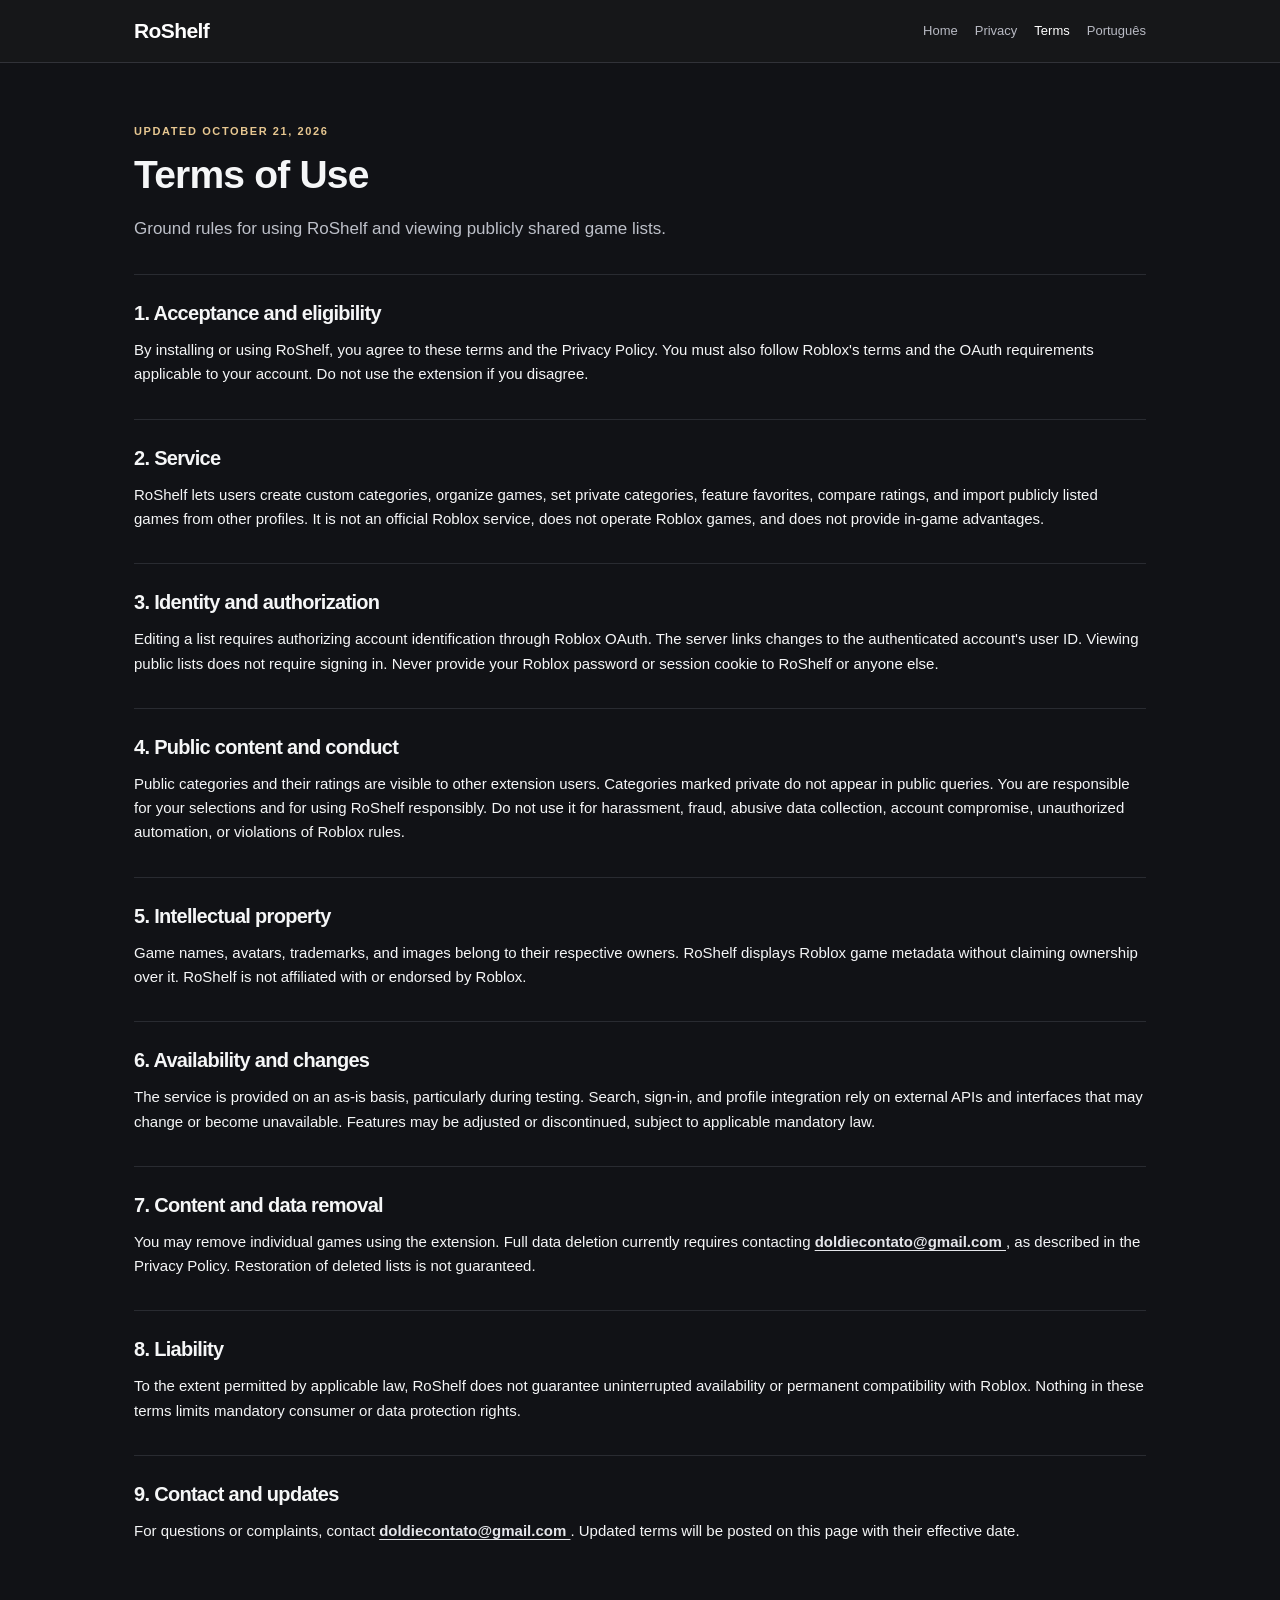
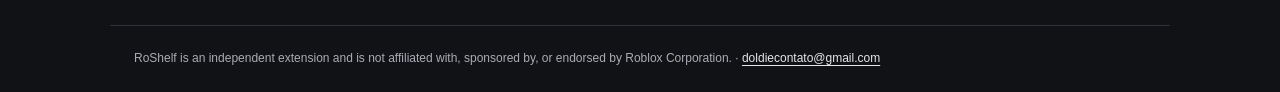
<file: terms.html>
<!DOCTYPE html>

<html lang="en">
<head>
<meta charset="utf-8"/>
<meta content="width=device-width,initial-scale=1" name="viewport"/>
<meta content="index,follow" name="robots"/>
<title>
   Terms of Use | RoShelf
  </title>
<meta content="Terms of Use for the independent RoShelf browser extension." name="description"/>
<link href="style.css" rel="stylesheet"/>
</head>
<body>
<header>
<div>
<a class="brand" href="index-en.html">
     RoShelf
    </a>
<nav aria-label="Navigation">
<a href="index-en.html">
      Home
     </a>
<a href="privacy.html">
      Privacy
     </a>
<a class="current" href="terms.html">
      Terms
     </a>
<a href="index.html">
      Português
     </a>
</nav>
</div>
</header>
<main>
<p class="eyebrow">Updated October 21, 2026</p>
<h1>
    Terms of Use
   </h1>
<p class="lead">
    Ground rules for using RoShelf and viewing publicly shared game lists.
   </p>
<h2>
    1. Acceptance and eligibility
   </h2>
<p>
    By installing or using RoShelf, you agree to these terms and the Privacy Policy. You must also follow Roblox's terms and the OAuth requirements applicable to your account. Do not use the extension if you disagree.
   </p>
<h2>
    2. Service
   </h2>
<p>RoShelf lets users create custom categories, organize games, set private categories, feature favorites, compare ratings, and import publicly listed games from other profiles. It is not an official Roblox service, does not operate Roblox games, and does not provide in-game advantages.</p>
<h2>
    3. Identity and authorization
   </h2>
<p>
    Editing a list requires authorizing account identification through Roblox OAuth. The server links changes to the authenticated account's user ID. Viewing public lists does not require signing in. Never provide your Roblox password or session cookie to RoShelf or anyone else.
   </p>
<h2>
    4. Public content and conduct
   </h2>
<p>Public categories and their ratings are visible to other extension users. Categories marked private do not appear in public queries. You are responsible for your selections and for using RoShelf responsibly. Do not use it for harassment, fraud, abusive data collection, account compromise, unauthorized automation, or violations of Roblox rules.</p>
<h2>
    5. Intellectual property
   </h2>
<p>
    Game names, avatars, trademarks, and images belong to their respective owners. RoShelf displays Roblox game metadata without claiming ownership over it. RoShelf is not affiliated with or endorsed by Roblox.
   </p>
<h2>
    6. Availability and changes
   </h2>
<p>
    The service is provided on an as-is basis, particularly during testing. Search, sign-in, and profile integration rely on external APIs and interfaces that may change or become unavailable. Features may be adjusted or discontinued, subject to applicable mandatory law.
   </p>
<h2>
    7. Content and data removal
   </h2>
<p>
    You may remove individual games using the extension. Full data deletion currently requires contacting
    <strong>
<a href="mailto:doldiecontato@gmail.com">
      doldiecontato@gmail.com
     </a>
</strong>
    , as described in the Privacy Policy. Restoration of deleted lists is not guaranteed.
   </p>
<h2>
    8. Liability
   </h2>
<p>
    To the extent permitted by applicable law, RoShelf does not guarantee uninterrupted availability or permanent compatibility with Roblox. Nothing in these terms limits mandatory consumer or data protection rights.
   </p>
<h2>
    9. Contact and updates
   </h2>
<p>
    For questions or complaints, contact
    <strong>
<a href="mailto:doldiecontato@gmail.com">
      doldiecontato@gmail.com
     </a>
</strong>
    . Updated terms will be posted on this page with their effective date.
   </p>
</main>
<footer>
   RoShelf is an independent extension and is not affiliated with, sponsored by, or endorsed by Roblox Corporation.
   ·
   <a href="mailto:doldiecontato@gmail.com">
    doldiecontato@gmail.com
   </a>
</footer>
</body>
</html>
</file>
<file: style.css>
:root{color-scheme:dark;--bg:#111216;--panel:#1b1c21;--line:#313238;--txt:#f5f6f7;--muted:#b4b6c0;--accent:#e7c791;--dim:#202127}
*{box-sizing:border-box}
html{scroll-behavior:smooth}
body{margin:0;background:var(--bg);font-family:Inter,Arial,Helvetica,sans-serif;color:var(--txt);line-height:1.62;font-size:15px}
a{color:#e5e6ea;text-underline-offset:3px}a:hover{color:#fff}
header{position:sticky;top:0;z-index:20;border-bottom:1px solid var(--line);background:#17181bea;backdrop-filter:blur(14px)}
header>div{max-width:1060px;margin:auto;padding:14px 24px;display:flex;align-items:center;justify-content:space-between;gap:20px}
nav{display:flex;align-items:center;flex-wrap:wrap;gap:17px;font-size:13px}
nav a{text-decoration:none;color:#b8bac3}nav a.current,nav a:hover{color:#fff}
.brand{color:white;text-decoration:none;font-size:21px;font-weight:850;letter-spacing:-.6px;display:flex;align-items:center;gap:9px}
.brand img{width:27px;height:27px;object-fit:contain;border-radius:5px}
main{max-width:1060px;margin:0 auto;padding:48px 24px 70px}
.eyebrow{font-size:11px;letter-spacing:1.6px;text-transform:uppercase;font-weight:750;color:var(--accent)}
h1{font-size:clamp(35px,5vw,62px);line-height:1.12;letter-spacing:-2px;margin:12px 0 18px;max-width:780px}
h2{font-size:clamp(23px,3vw,31px);letter-spacing:-.7px;line-height:1.3;margin:9px 0 13px}
h3{font-size:17px;letter-spacing:-.15px;line-height:1.35;margin:0 0 5px}
p{margin:12px 0}.lead{font-size:17px;color:#bdc0c9;max-width:660px}.muted{color:var(--muted)}.meta{font-size:12px;color:var(--muted)}
.hero{padding-bottom:28px}
.actions{display:flex;align-items:center;gap:10px;flex-wrap:wrap;margin:26px 0 14px}
.action{display:inline-flex;align-items:center;justify-content:center;gap:9px;text-decoration:none;font-weight:750;font-size:14px;padding:12px 18px;background:#30323a;border:1px solid #454753;border-radius:7px;transition:background .18s,transform .18s}
.action:hover{background:#3d404a;transform:translateY(-1px)}
.action.primary{background:#eeeef0;color:#14151a;border-color:#eeeef0}.action.primary:hover{background:white;color:#14151a}
.hero-note{font-size:12px;color:#999ca7}
.hero-preview{margin:30px 0 0;border:1px solid #43444e;border-radius:12px;background:#191a20;padding:8px;box-shadow:0 16px 60px #0007}
.hero-preview img{display:block;width:100%;height:auto;border-radius:7px}
.preview-caption{padding:5px 8px 2px;font-size:12px;color:#a8abb4}
section.block{padding:37px 0;border-top:1px solid #303139;scroll-margin-top:88px}
.sectionlead{margin-top:0;color:#aeb0ba;max-width:760px}
.feature-grid{display:grid;grid-template-columns:repeat(3,minmax(0,1fr));gap:12px;margin-top:22px}
.feature{border:1px solid #34363f;border-radius:10px;padding:17px;background:linear-gradient(160deg,#23242b,#1b1c22);min-height:158px}
.feature-icon{display:flex;align-items:center;justify-content:center;width:37px;height:37px;border-radius:8px;background:#333641;font-size:19px;margin-bottom:13px}
.feature p{margin:4px 0;color:#b9bcc6;font-size:13px;line-height:1.55}
.step-list{display:grid;grid-template-columns:repeat(2,1fr);gap:12px;list-style:none;margin:23px 0;padding:0}
.step-list li{border:1px solid #363942;background:#1c1d23;padding:16px 18px;border-radius:10px;margin:0;position:relative;min-height:115px}
.step-number{display:inline-flex;align-items:center;justify-content:center;width:25px;height:25px;border-radius:6px;background:#36383f;color:#fff;font-size:12px;font-weight:750;margin-right:8px}
.step-list li p{color:#b8bac4;font-size:13px;margin:7px 0 0}
.callout{padding:17px 20px;border-radius:9px;border:1px solid #65583e;background:#28251f;color:#e8d6b7;font-size:13px}
.inline-link{font-weight:700}
.panel{border:1px solid #363842;background:#1b1c22;border-radius:9px;padding:19px 21px;margin:20px 0}
.links{display:flex;flex-wrap:wrap;gap:10px;margin:18px 0}.links a{border:1px solid #474954;background:#292a32;border-radius:6px;padding:9px 14px;text-decoration:none;font-weight:650}
code{font-family:Consolas,monospace;background:#2c2d36;padding:2px 6px;border-radius:4px;overflow-wrap:anywhere}
footer{border-top:1px solid #303139;color:#aaacb5;padding:23px 24px;max-width:1060px;margin:0 auto;font-size:12px}
/* Original legal pages retain their readable plain-document style. */
main>ul{padding-left:22px}main>ul li{margin:9px 0}main:not(:has(.hero)) h2{font-size:20px;margin:32px 0 10px;border-top:1px solid #292b31;padding-top:25px}
main:not(:has(.hero)) h1{font-size:clamp(29px,5vw,39px);letter-spacing:-.8px}
@media(max-width:760px){.feature-grid{grid-template-columns:repeat(2,minmax(0,1fr))}.step-list{grid-template-columns:1fr}}
@media(max-width:540px){header>div{align-items:flex-start;flex-direction:column;gap:9px;padding:12px 17px}nav{gap:12px;font-size:12px}main{padding:26px 17px 52px}.feature-grid{grid-template-columns:1fr}.feature{min-height:auto}.actions{display:grid;grid-template-columns:1fr}.action{width:100%}h1{letter-spacing:-1.4px}.lead{font-size:15px}.hero-preview{margin-top:20px}}

/* Responsive, privacy-enhanced YouTube tutorial embed. */
.tutorial-video{margin:25px 0 26px;padding:18px;border:1px solid #3a3b45;border-radius:12px;background:linear-gradient(155deg,#25242c,#1a1b20);scroll-margin-top:94px}
.tutorial-video-head{display:flex;justify-content:space-between;align-items:center;gap:12px;flex-wrap:wrap;margin:0 0 12px}
.tutorial-video-head h3{margin:0;font-size:17px}
.tutorial-video-head a{font-size:12px;color:#e7c791;text-decoration:none;font-weight:700}
.tutorial-video-head a:hover{text-decoration:underline}
.video-frame{width:100%;max-width:870px;aspect-ratio:16 / 9;overflow:hidden;border-radius:9px;background:#09090c;border:1px solid #42434a;box-shadow:0 10px 34px #0005;margin-inline:auto}
.video-frame iframe{display:block;width:100%;height:100%;border:0}
.video-caption{font-size:12px;color:#adb0bb;margin:13px 1px 0}
@media(max-width:540px){.tutorial-video{padding:11px}.tutorial-video-head{align-items:flex-start}.tutorial-video-head h3{font-size:15px}}
</file>
